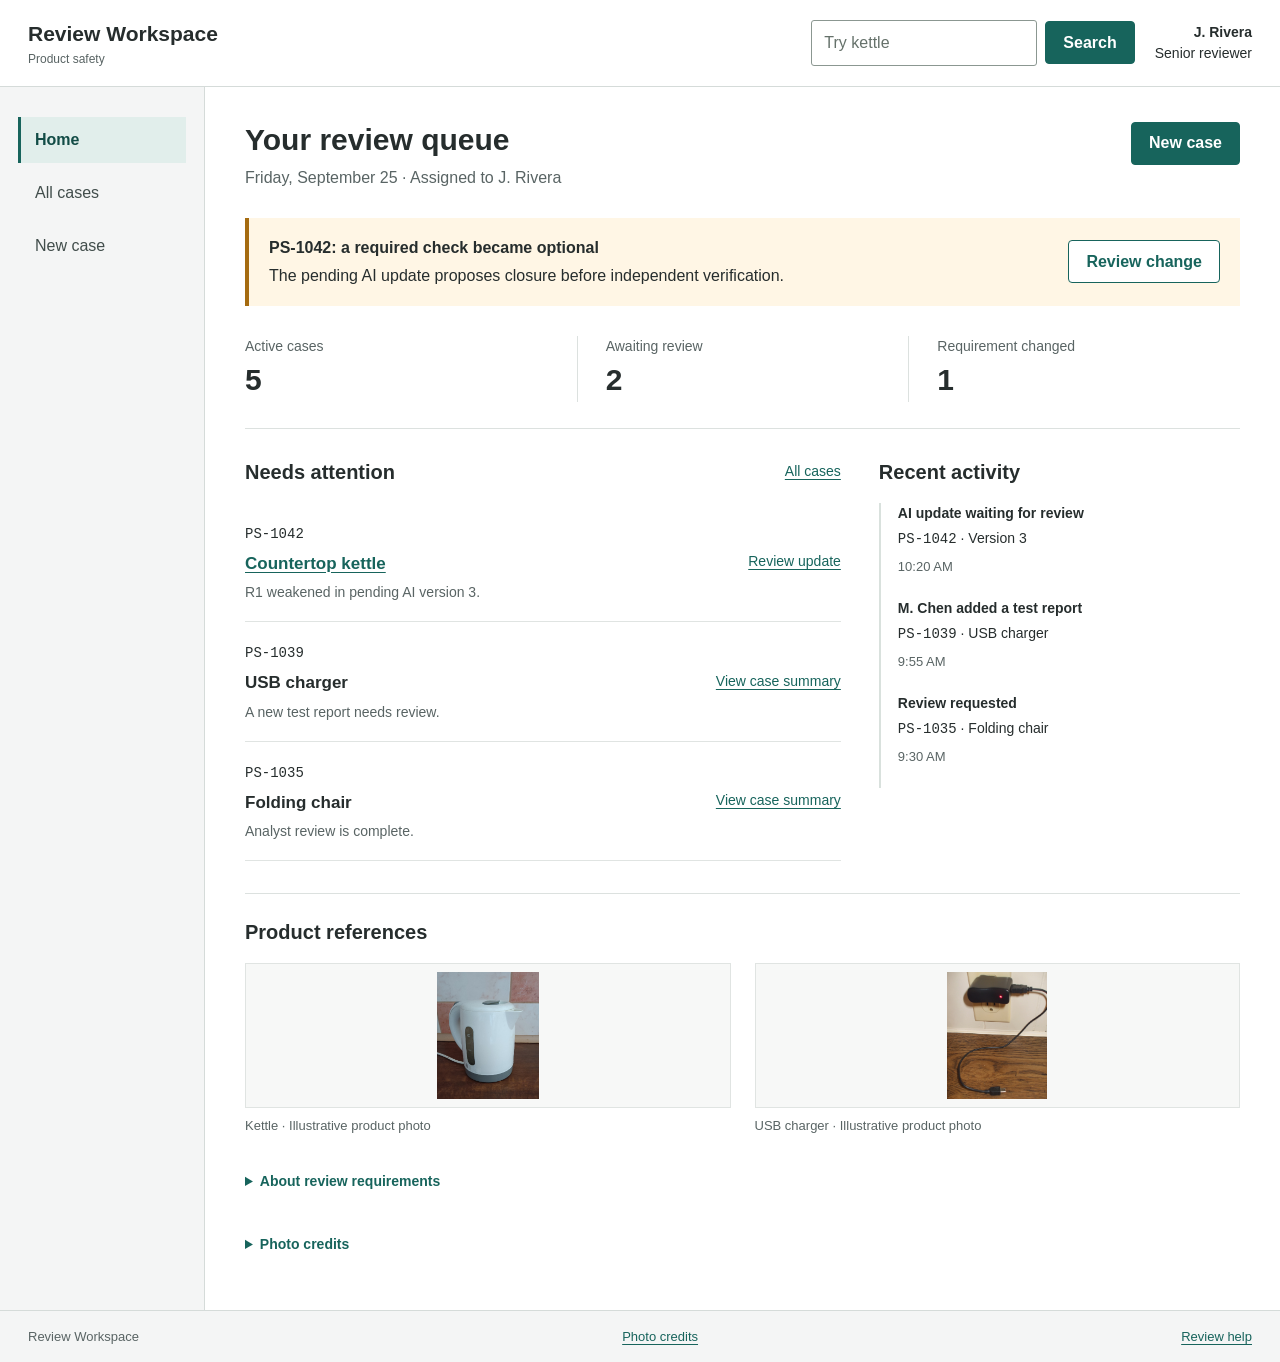
<file: project3/index.html>
<!doctype html>
<html lang="en">
  <head>
    <meta charset="utf-8">
    <meta name="viewport" content="width=device-width, initial-scale=1">
    <title>Home | Review Workspace</title>
    <link rel="stylesheet" href="styles.css">
    <script src="js/vendor/jquery-3.7.1.min.js" defer></script>
    <script src="js/app.js" defer></script>
  </head>
  <body>
    <a class="skip-link" href="#main">Skip to content</a>
    <header class="site-header">
      <a class="brand" href="index.html">
        Review Workspace
        <small>Product safety</small>
      </a>
      <form class="header-search" action="search-results.html" method="get" role="search">
        <label class="sr-only" for="header-search">Search cases</label>
        <input id="header-search" name="q" type="search" placeholder="Try kettle" required>
        <button class="button" type="submit">Search</button>
      </form>
      <div class="account">
        <strong>J. Rivera</strong>
        Senior reviewer
      </div>
    </header>
    <div class="workspace">
      <nav class="sidebar" aria-label="Primary">
        <ul>
          <li><a href="index.html" aria-current="page">Home</a></li>
          <li><a href="list.html">All cases</a></li>
          <li><a href="new-case.html">New case</a></li>
        </ul>
      </nav>
      <main id="main" tabindex="-1">
        <div class="page-heading">
          <div>
            <h1>Your review queue</h1>
            <p class="muted">Friday, September 25 &middot; Assigned to J. Rivera</p>
          </div>
          <a class="button" href="new-case.html">New case</a>
        </div>
        <div class="notice">
          <div>
            <strong>PS-1042: a required check became optional</strong>
            <p>The pending AI update proposes closure before independent verification.</p>
          </div>
          <a class="button secondary" href="review-update.html">Review change</a>
        </div>
        <dl class="metrics">
          <div>
            <dt>Active cases</dt>
            <dd>5</dd>
          </div>
          <div>
            <dt>Awaiting review</dt>
            <dd>2</dd>
          </div>
          <div>
            <dt>Requirement changed</dt>
            <dd>1</dd>
          </div>
        </dl>
        <div class="two-columns">
          <section>
            <div class="section-heading">
              <h2>Needs attention</h2>
              <a class="small" href="list.html">All cases</a>
            </div>
            <ul class="queue">
              <li>
                <div>
                  <span class="case-id small">PS-1042</span>
                  <h3><a href="detail.html">Countertop kettle</a></h3>
                  <p>R1 weakened in pending AI version 3.</p>
                </div>
                <a class="queue-action" href="review-update.html">Review update</a>
              </li>
              <li>
                <div>
                  <span class="case-id small">PS-1039</span>
                  <h3>USB charger</h3>
                  <p>A new test report needs review.</p>
                </div>
                <a class="queue-action" href="list.html#case-1039">View case summary</a>
              </li>
              <li>
                <div>
                  <span class="case-id small">PS-1035</span>
                  <h3>Folding chair</h3>
                  <p>Analyst review is complete.</p>
                </div>
                <a class="queue-action" href="list.html#case-1035">View case summary</a>
              </li>
            </ul>
          </section>
          <section>
            <h2>Recent activity</h2>
            <ol class="activity">
              <li>
                <p><strong>AI update waiting for review</strong></p>
                <p>
                  <span class="case-id">PS-1042</span>
                  &middot; Version 3
                </p>
                <time datetime="2026-09-25T10:20:00">10:20 AM</time>
              </li>
              <li>
                <p><strong>M. Chen added a test report</strong></p>
                <p>
                  <span class="case-id">PS-1039</span>
                  &middot; USB charger
                </p>
                <time datetime="2026-09-25T09:55:00">9:55 AM</time>
              </li>
              <li>
                <p><strong>Review requested</strong></p>
                <p>
                  <span class="case-id">PS-1035</span>
                  &middot; Folding chair
                </p>
                <time datetime="2026-09-25T09:30:00">9:30 AM</time>
              </li>
            </ol>
          </section>
        </div>
        <section class="section">
          <h2>Product references</h2>
          <div class="image-pair">
            <figure>
              <!-- Electric-kettle.jpg, Baruzza, CC BY-SA 4.0. Unmodified.
                 https://commons.wikimedia.org/wiki/File:Electric-kettle.jpg
                 https://creativecommons.org/licenses/by-sa/4.0/ -->
              <img
                src="images/kettle.jpeg"
                alt="A white electric kettle with a water-level window"
                width="797"
                height="993"
              >
              <figcaption>Kettle &middot; Illustrative product photo</figcaption>
            </figure>
            <figure>
              <!-- USB wall charger.JPG, Alcide55, CC BY-SA 3.0. Unmodified.
                 https://commons.wikimedia.org/wiki/File:USB_wall_charger.JPG
                 https://creativecommons.org/licenses/by-sa/3.0/ -->
              <img
                src="images/charger.jpg"
                alt="A black USB wall charger with a power plug"
                width="600"
                height="762"
              >
              <figcaption>USB charger &middot; Illustrative product photo</figcaption>
            </figure>
          </div>
        </section>
        <details class="minor-help" id="help">
          <summary>About review requirements</summary>
          <p>
            A reviewer requirement is a condition that must be met before the case can close. An AI
            suggestion does not remove that condition. Open the update to compare the proposed
            wording with the original.
          </p>
        </details>
        <details class="minor-help" id="photo-credits">
          <summary>Photo credits</summary>
          <p>
            Kettle:
            <a href="https://commons.wikimedia.org/wiki/File:Electric-kettle.jpg">Baruzza</a>
            ,
            <a href="https://creativecommons.org/licenses/by-sa/4.0/">CC BY-SA 4.0</a>
            . USB charger:
            <a href="https://commons.wikimedia.org/wiki/File:USB_wall_charger.JPG">Alcide55</a>
            ,
            <a href="https://creativecommons.org/licenses/by-sa/3.0/">CC BY-SA 3.0</a>
            . Both photos are unmodified and used as illustrations.
          </p>
        </details>
      </main>
    </div>
    <footer class="site-footer">
      <p>Review Workspace</p>
      <a href="index.html#photo-credits">Photo credits</a>
      <a href="index.html#help">Review help</a>
    </footer>
  </body>
</html>
</file>
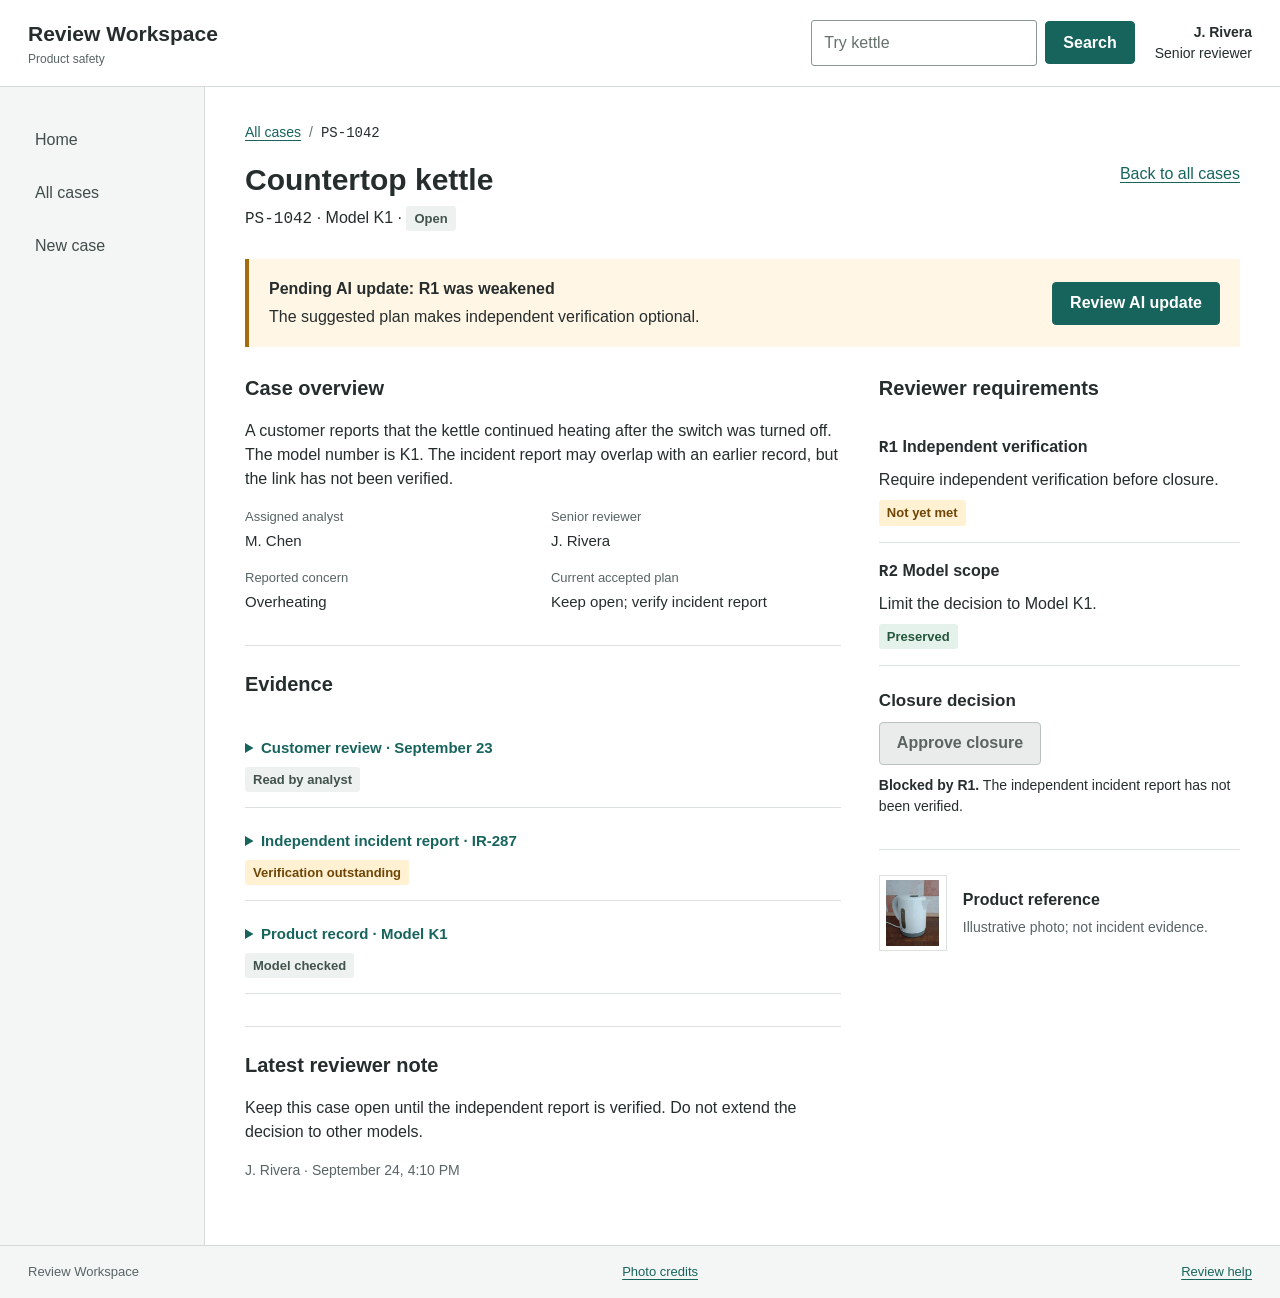
<file: project3/detail.html>
<!doctype html>
<html lang="en">
  <head>
    <meta charset="utf-8">
    <meta name="viewport" content="width=device-width, initial-scale=1">
    <title>PS-1042: Countertop kettle | Review Workspace</title>
    <link rel="stylesheet" href="styles.css">
    <script src="js/vendor/jquery-3.7.1.min.js" defer></script>
    <script src="js/app.js" defer></script>
  </head>
  <body>
    <a class="skip-link" href="#main">Skip to content</a>
    <header class="site-header">
      <a class="brand" href="index.html">
        Review Workspace
        <small>Product safety</small>
      </a>
      <form class="header-search" action="search-results.html" method="get" role="search">
        <label class="sr-only" for="header-search">Search cases</label>
        <input id="header-search" name="q" type="search" placeholder="Try kettle" required>
        <button class="button" type="submit">Search</button>
      </form>
      <div class="account">
        <strong>J. Rivera</strong>
        Senior reviewer
      </div>
    </header>
    <div class="workspace">
      <nav class="sidebar" aria-label="Primary">
        <ul>
          <li><a href="index.html">Home</a></li>
          <li><a href="list.html">All cases</a></li>
          <li><a href="new-case.html">New case</a></li>
        </ul>
      </nav>
      <main id="main" tabindex="-1">
        <nav class="breadcrumbs" aria-label="Breadcrumb">
          <ol>
            <li><a href="list.html">All cases</a></li>
            <li><span class="case-id">PS-1042</span></li>
          </ol>
        </nav>
        <div class="page-heading">
          <div>
            <h1>Countertop kettle</h1>
            <p>
              <span class="case-id">PS-1042</span>
              &middot; Model K1 &middot;
              <span class="badge">Open</span>
            </p>
          </div>
          <a href="list.html">Back to all cases</a>
        </div>
        <section class="example-state state-panel" id="restored" tabindex="-1">
          <h2>Independent verification is required</h2>
          <p>
            R1 is restored in the reviewed plan. The report still needs to be verified, so closure
            remains blocked.
          </p>
        </section>
        <section class="example-state state-panel" id="discarded" tabindex="-1">
          <h2>Pending update discarded</h2>
          <p>
            The accepted plan is unchanged. The case remains open and R1 still requires independent
            verification.
          </p>
        </section>
        <section class="example-state state-panel" id="revision" tabindex="-1">
          <h2>Revision requested</h2>
          <p>The current plan remains in effect. The proposed closure is not approved.</p>
        </section>
        <div class="pending-review notice">
          <div>
            <strong>Pending AI update: R1 was weakened</strong>
            <p>The suggested plan makes independent verification optional.</p>
          </div>
          <a class="button" href="review-update.html">Review AI update</a>
        </div>
        <div class="two-columns">
          <div>
            <section>
              <h2>Case overview</h2>
              <p>
                A customer reports that the kettle continued heating after the switch was turned
                off. The model number is K1. The incident report may overlap with an earlier record,
                but the link has not been verified.
              </p>
              <dl class="case-facts">
                <div>
                  <dt>Assigned analyst</dt>
                  <dd>M. Chen</dd>
                </div>
                <div>
                  <dt>Senior reviewer</dt>
                  <dd>J. Rivera</dd>
                </div>
                <div>
                  <dt>Reported concern</dt>
                  <dd>Overheating</dd>
                </div>
                <div>
                  <dt>Current accepted plan</dt>
                  <dd>Keep open; verify incident report</dd>
                </div>
              </dl>
            </section>
            <section class="section">
              <h2>Evidence</h2>
              <ul class="evidence-list">
                <li>
                  <details>
                    <summary>Customer review &middot; September 23</summary>
                    <p>
                      "The kettle kept heating after I switched it off. I unplugged it. The label
                      says K1." The review does not establish the cause or whether this is the same
                      incident as the earlier record.
                    </p>
                  </details>
                  <span class="badge">Read by analyst</span>
                </li>
                <li>
                  <details>
                    <summary>Independent incident report &middot; IR-287</summary>
                    <p>
                      The report has been located, but its date, product identifier, and
                      relationship to the earlier record have not been independently checked.
                    </p>
                  </details>
                  <span class="badge warning">Verification outstanding</span>
                </li>
                <li>
                  <details>
                    <summary>Product record &middot; Model K1</summary>
                    <p>
                      The record identifies the product model. It does not confirm the reported
                      failure, establish a duplicate incident, or resolve the verification
                      requirement.
                    </p>
                  </details>
                  <span class="badge">Model checked</span>
                </li>
              </ul>
            </section>
            <section class="section">
              <h2>Latest reviewer note</h2>
              <p>
                Keep this case open until the independent report is verified. Do not extend the
                decision to other models.
              </p>
              <p class="muted small">J. Rivera &middot; September 24, 4:10 PM</p>
            </section>
          </div>
          <section>
            <h2>Reviewer requirements</h2>
            <div class="requirement">
              <p>
                <strong>
                  <span class="case-id">R1</span>
                  Independent verification
                </strong>
              </p>
              <p>Require independent verification before closure.</p>
              <span class="badge warning">Not yet met</span>
            </div>
            <div class="requirement">
              <p>
                <strong>
                  <span class="case-id">R2</span>
                  Model scope
                </strong>
              </p>
              <p>Limit the decision to Model K1.</p>
              <span class="badge good">Preserved</span>
            </div>
            <div class="decision-area">
              <h3>Closure decision</h3>
              <button class="button" type="button" disabled aria-describedby="closure-reason">
                Approve closure
              </button>
              <p id="closure-reason">
                <strong>Blocked by R1.</strong>
                The independent incident report has not been verified.
              </p>
            </div>
            <div class="product-strip section">
              <!-- Baruzza, Electric-kettle.jpg, CC BY-SA 4.0; unmodified.
                 https://commons.wikimedia.org/wiki/File:Electric-kettle.jpg
                 https://creativecommons.org/licenses/by-sa/4.0/ -->
              <img
                src="images/kettle.jpeg"
                alt="Illustrative white electric kettle with a water-level window"
                width="797"
                height="993"
              >
              <div>
                <p><strong>Product reference</strong></p>
                <small class="muted">Illustrative photo; not incident evidence.</small>
              </div>
            </div>
          </section>
        </div>
      </main>
    </div>
    <footer class="site-footer">
      <p>Review Workspace</p>
      <a href="index.html#photo-credits">Photo credits</a>
      <a href="index.html#help">Review help</a>
    </footer>
  </body>
</html>
</file>
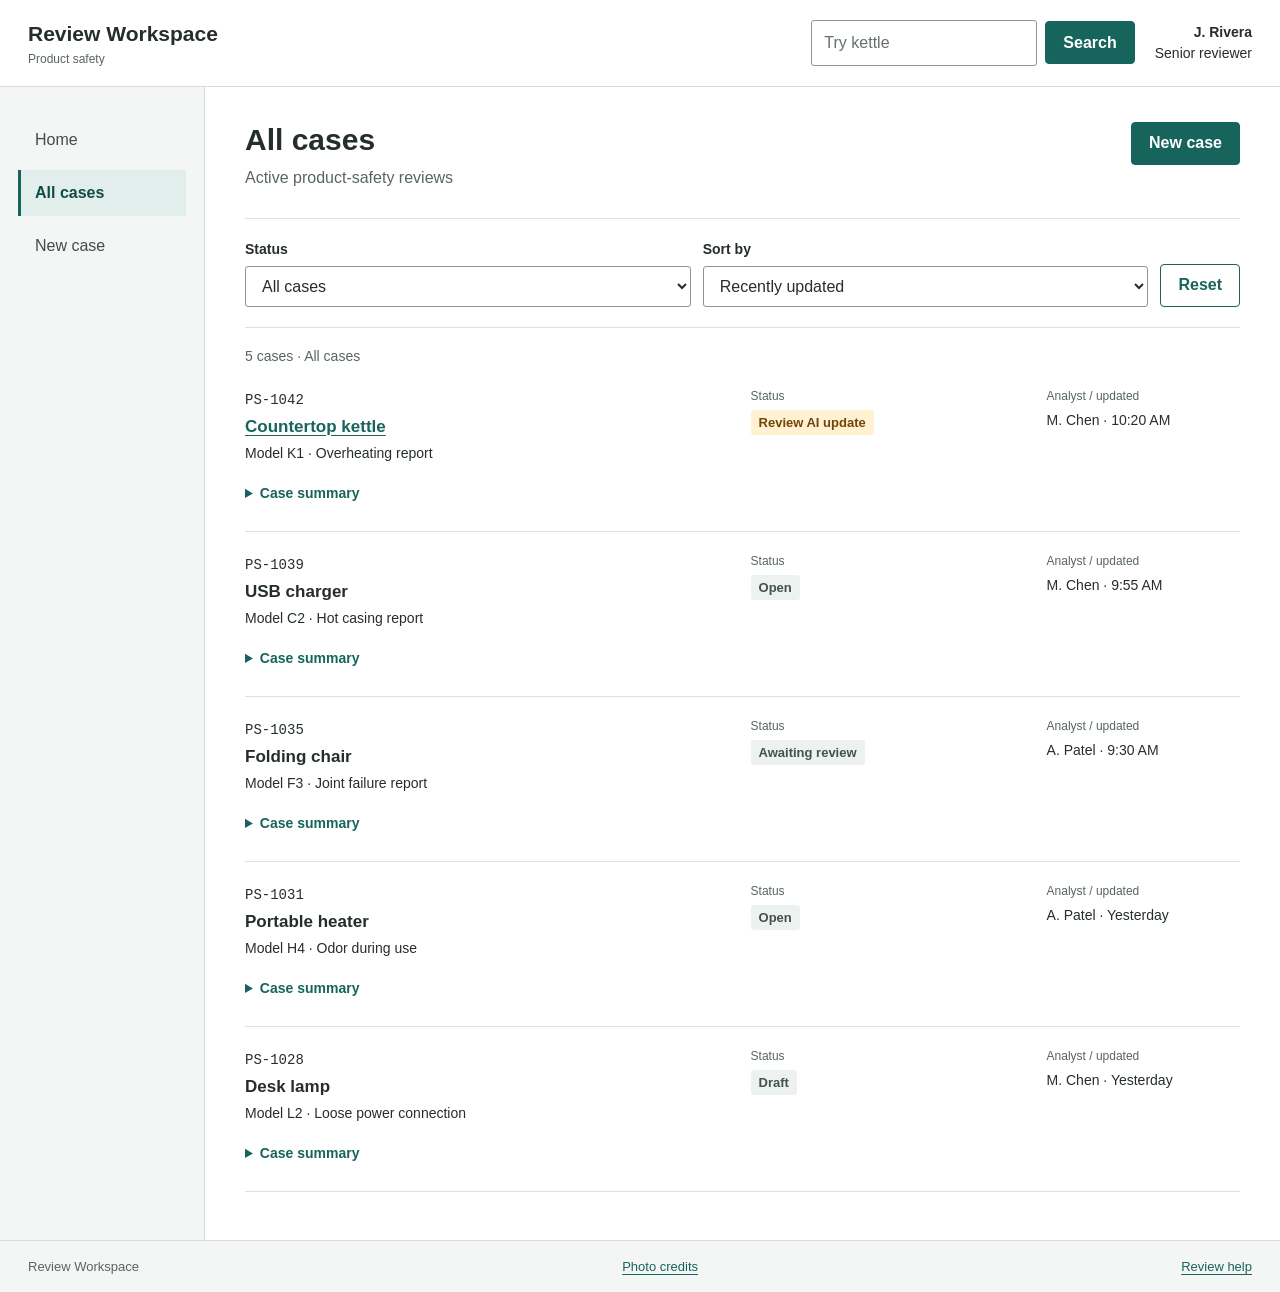
<file: project3/list.html>
<!doctype html>
<html lang="en">
  <head>
    <meta charset="utf-8">
    <meta name="viewport" content="width=device-width, initial-scale=1">
    <title>All cases | Review Workspace</title>
    <link rel="stylesheet" href="styles.css">
    <script src="js/vendor/jquery-3.7.1.min.js" defer></script>
    <script src="js/app.js" defer></script>
  </head>
  <body>
    <a class="skip-link" href="#main">Skip to content</a>
    <header class="site-header">
      <a class="brand" href="index.html">
        Review Workspace
        <small>Product safety</small>
      </a>
      <form class="header-search" action="search-results.html" method="get" role="search">
        <label class="sr-only" for="header-search">Search cases</label>
        <input id="header-search" name="q" type="search" placeholder="Try kettle" required>
        <button class="button" type="submit">Search</button>
      </form>
      <div class="account">
        <strong>J. Rivera</strong>
        Senior reviewer
      </div>
    </header>
    <div class="workspace">
      <nav class="sidebar" aria-label="Primary">
        <ul>
          <li><a href="index.html">Home</a></li>
          <li><a href="list.html" aria-current="page">All cases</a></li>
          <li><a href="new-case.html">New case</a></li>
        </ul>
      </nav>
      <main id="main" tabindex="-1">
        <div class="page-heading">
          <div>
            <h1>All cases</h1>
            <p class="muted">Active product-safety reviews</p>
          </div>
          <a class="button" href="new-case.html">New case</a>
        </div>
        <div class="filters">
          <div class="field">
            <label for="status">Status</label>
            <select id="status" name="status">
              <option value="all">All cases</option>
              <option value="review">Awaiting review</option>
              <option value="open">Open</option>
              <option value="draft">Draft</option>
              <option value="closed">Closed</option>
            </select>
          </div>
          <div class="field">
            <label for="sort">Sort by</label>
            <select id="sort" name="sort">
              <option value="updated">Recently updated</option>
              <option value="oldest">Oldest first</option>
              <option value="product">Product name</option>
            </select>
          </div>
          <a class="button secondary" href="list.html">Reset</a>
        </div>
        <p class="result-count" id="results">5 active cases &middot; Recently updated</p>
        <div id="filter-notices" aria-live="polite" aria-atomic="true"></div>
        <ul class="case-list">
          <li id="case-1042" data-status="review" data-order="1">
            <article>
              <div class="case-row">
                <div>
                  <span class="case-id small">PS-1042</span>
                  <h2><a href="detail.html">Countertop kettle</a></h2>
                  <p>Model K1 &middot; Overheating report</p>
                </div>
                <div>
                  <span class="row-label">Status</span>
                  <span class="badge warning">Review AI update</span>
                </div>
                <div>
                  <span class="row-label">Analyst / updated</span>
                  <p>M. Chen &middot; 10:20 AM</p>
                </div>
              </div>
              <details class="case-preview">
                <summary>Case summary</summary>
                <p>
                  The independent incident report has not been verified. A pending AI plan proposes
                  closing the case as a duplicate.
                  <a href="review-update.html">Compare the changed requirement.</a>
                </p>
              </details>
            </article>
          </li>
          <li id="case-1039" data-status="open" data-order="2">
            <article>
              <div class="case-row">
                <div>
                  <span class="case-id small">PS-1039</span>
                  <h2>USB charger</h2>
                  <p>Model C2 &middot; Hot casing report</p>
                </div>
                <div>
                  <span class="row-label">Status</span>
                  <span class="badge">Open</span>
                </div>
                <div>
                  <span class="row-label">Analyst / updated</span>
                  <p>M. Chen &middot; 9:55 AM</p>
                </div>
              </div>
              <details class="case-preview">
                <summary>Case summary</summary>
                <p>
                  A laboratory temperature report was added this morning. The analyst still needs to
                  compare the reported use conditions with the product instructions. No closure
                  decision has been made.
                </p>
              </details>
            </article>
          </li>
          <li id="case-1035" data-status="review" data-order="3">
            <article>
              <div class="case-row">
                <div>
                  <span class="case-id small">PS-1035</span>
                  <h2>Folding chair</h2>
                  <p>Model F3 &middot; Joint failure report</p>
                </div>
                <div>
                  <span class="row-label">Status</span>
                  <span class="badge">Awaiting review</span>
                </div>
                <div>
                  <span class="row-label">Analyst / updated</span>
                  <p>A. Patel &middot; 9:30 AM</p>
                </div>
              </div>
              <details class="case-preview">
                <summary>Case summary</summary>
                <p>
                  The analyst has checked the incident date and model number. A senior reviewer must
                  assess the supporting records before accepting the proposed disposition.
                </p>
              </details>
            </article>
          </li>
          <li id="case-1031" data-status="open" data-order="4">
            <article>
              <div class="case-row">
                <div>
                  <span class="case-id small">PS-1031</span>
                  <h2>Portable heater</h2>
                  <p>Model H4 &middot; Odor during use</p>
                </div>
                <div>
                  <span class="row-label">Status</span>
                  <span class="badge">Open</span>
                </div>
                <div>
                  <span class="row-label">Analyst / updated</span>
                  <p>A. Patel &middot; Yesterday</p>
                </div>
              </div>
              <details class="case-preview">
                <summary>Case summary</summary>
                <p>
                  The review mentions an odor but does not identify visible damage or an injury. The
                  analyst has requested the operating conditions and a photo of the model label.
                </p>
              </details>
            </article>
          </li>
          <li id="case-1028" data-status="draft" data-order="5">
            <article>
              <div class="case-row">
                <div>
                  <span class="case-id small">PS-1028</span>
                  <h2>Desk lamp</h2>
                  <p>Model L2 &middot; Loose power connection</p>
                </div>
                <div>
                  <span class="row-label">Status</span>
                  <span class="badge">Draft</span>
                </div>
                <div>
                  <span class="row-label">Analyst / updated</span>
                  <p>M. Chen &middot; Yesterday</p>
                </div>
              </div>
              <details class="case-preview">
                <summary>Case summary</summary>
                <p>
                  The intake record is incomplete. The source report and product model need to be
                  checked before this case is assigned for review.
                </p>
              </details>
            </article>
          </li>
        </ul>
      </main>
    </div>
    <footer class="site-footer">
      <p>Review Workspace</p>
      <a href="index.html#photo-credits">Photo credits</a>
      <a href="index.html#help">Review help</a>
    </footer>
  </body>
</html>
</file>
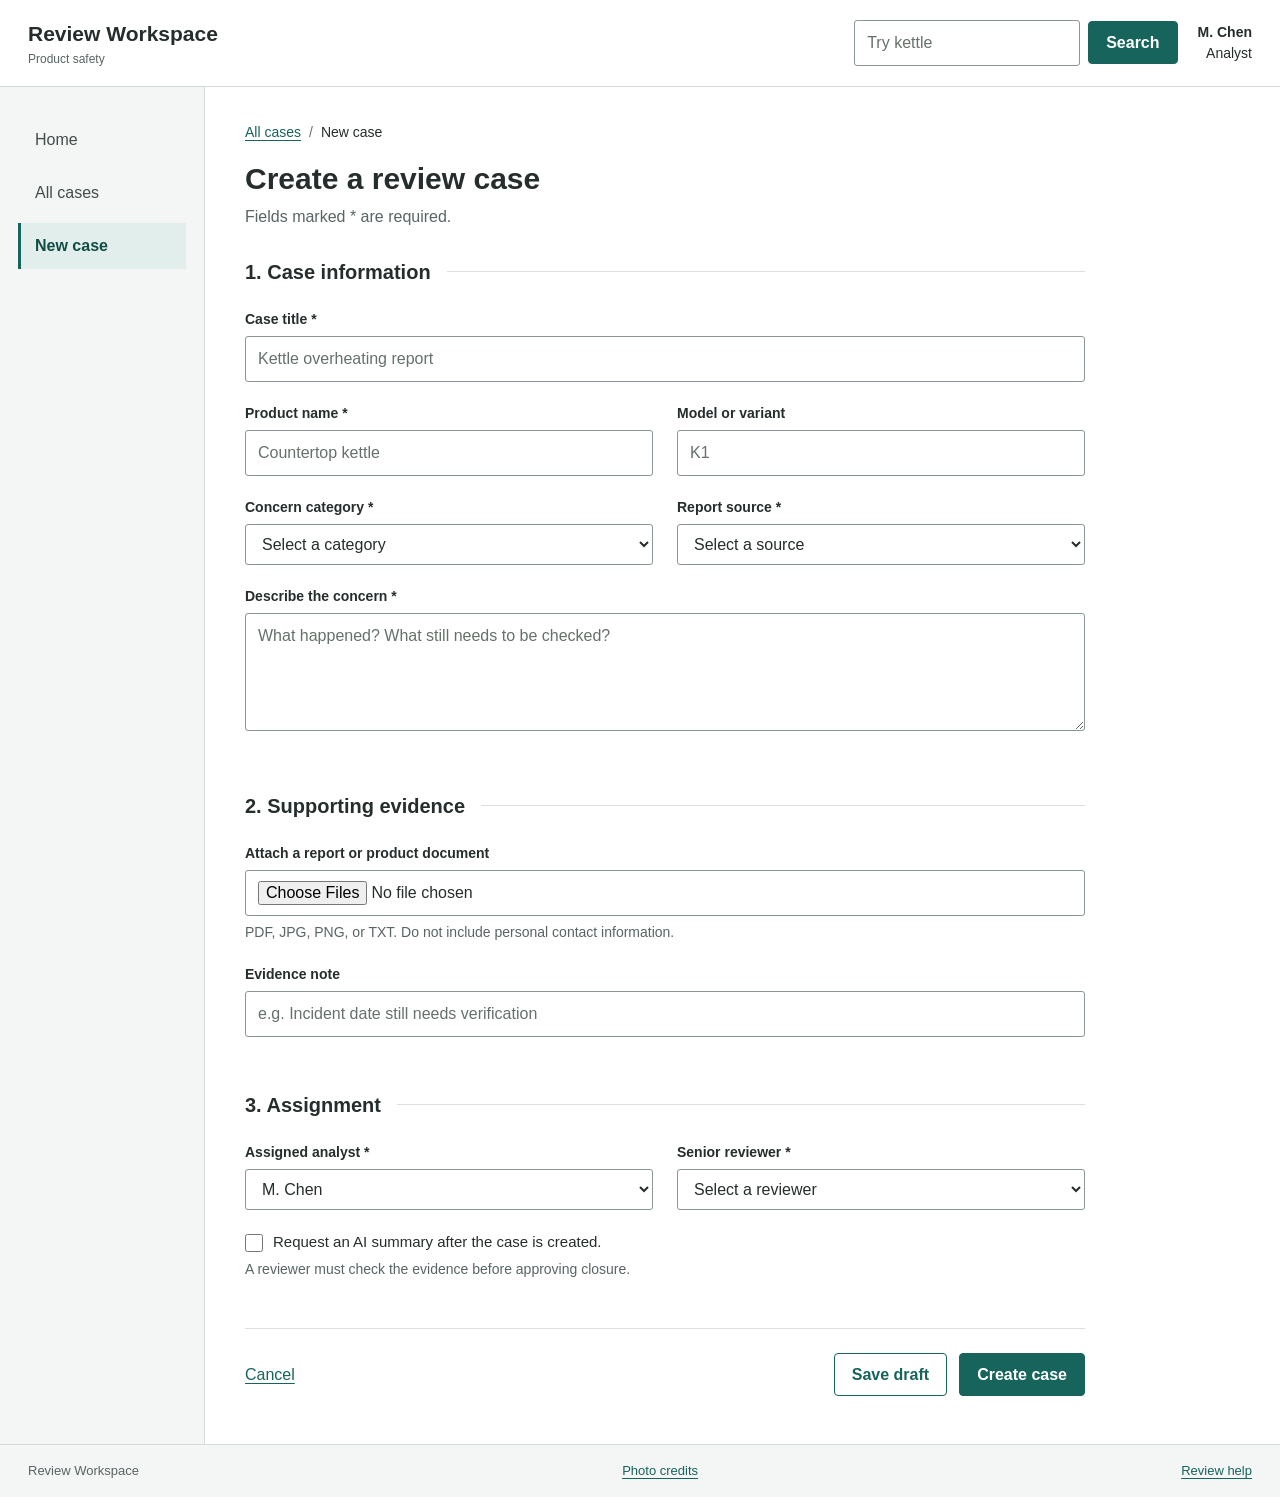
<file: project3/new-case.html>
<!doctype html>
<html lang="en">
  <head>
    <meta charset="utf-8">
    <meta name="viewport" content="width=device-width, initial-scale=1">
    <title>New case | Review Workspace</title>
    <link rel="stylesheet" href="styles.css">
    <script src="js/vendor/jquery-3.7.1.min.js" defer></script>
    <script src="js/app.js" defer></script>
  </head>
  <body>
    <a class="skip-link" href="#main">Skip to content</a>
    <header class="site-header">
      <a class="brand" href="index.html">
        Review Workspace
        <small>Product safety</small>
      </a>
      <form class="header-search" action="search-results.html" method="get" role="search">
        <label class="sr-only" for="header-search">Search cases</label>
        <input id="header-search" name="q" type="search" placeholder="Try kettle" required>
        <button class="button" type="submit">Search</button>
      </form>
      <div class="account">
        <strong>M. Chen</strong>
        Analyst
      </div>
    </header>
    <div class="workspace">
      <nav class="sidebar" aria-label="Primary">
        <ul>
          <li><a href="index.html">Home</a></li>
          <li><a href="list.html">All cases</a></li>
          <li><a href="new-case.html" aria-current="page">New case</a></li>
        </ul>
      </nav>
      <main id="main" tabindex="-1">
        <nav class="breadcrumbs" aria-label="Breadcrumb">
          <ol>
            <li><a href="list.html">All cases</a></li>
            <li>New case</li>
          </ol>
        </nav>
        <div class="page-heading">
          <div>
            <h1>Create a review case</h1>
            <p class="muted">Fields marked * are required.</p>
          </div>
        </div>
        <section class="example-state state-panel" id="case-ready" tabindex="-1">
          <h2>Case creation preview</h2>
          <p>
            The next step would create a draft for the assigned reviewer. No case has been saved.
          </p>
          <a href="new-case.html">Return to the form</a>
        </section>
        <section class="example-state state-panel" id="draft-preview" tabindex="-1">
          <h2>Draft preview</h2>
          <p>
            A saved draft would remain outside the review queue until it is ready to submit. This
            example does not save the form.
          </p>
          <a href="new-case.html">Return to the form</a>
        </section>
        <form class="case-form" action="new-case.html#case-ready" method="get">
          <fieldset>
            <legend>1. Case information</legend>
            <div class="field">
              <label for="case-title">Case title *</label>
              <input
                id="case-title"
                name="title"
                type="text"
                required
                maxlength="100"
                placeholder="Kettle overheating report"
              >
            </div>
            <div class="form-grid">
              <div class="field">
                <label for="product">Product name *</label>
                <input
                  id="product"
                  name="product"
                  type="text"
                  required
                  placeholder="Countertop kettle"
                >
              </div>
              <div class="field">
                <label for="model">Model or variant</label>
                <input id="model" name="model" type="text" placeholder="K1">
              </div>
              <div class="field">
                <label for="concern">Concern category *</label>
                <select id="concern" name="concern" required>
                  <option value="">Select a category</option>
                  <option>Overheating</option>
                  <option>Electrical issue</option>
                  <option>Structural failure</option>
                  <option>Other</option>
                </select>
              </div>
              <div class="field">
                <label for="source">Report source *</label>
                <select id="source" name="source" required>
                  <option value="">Select a source</option>
                  <option>Customer review</option>
                  <option>Incident report</option>
                  <option>Laboratory report</option>
                  <option>Other</option>
                </select>
              </div>
            </div>
            <div class="field">
              <label for="description">Describe the concern *</label>
              <textarea
                id="description"
                name="description"
                required
                maxlength="2000"
                placeholder="What happened? What still needs to be checked?"
              ></textarea>
            </div>
          </fieldset>
          <fieldset>
            <legend>2. Supporting evidence</legend>
            <div class="field">
              <label for="evidence">Attach a report or product document</label>
              <input
                id="evidence"
                type="file"
                accept=".pdf,.jpg,.jpeg,.png,.txt"
                multiple
                aria-describedby="file-guidance"
              >
              <small id="file-guidance">
                PDF, JPG, PNG, or TXT. Do not include personal contact information.
              </small>
            </div>
            <div class="field">
              <label for="evidence-note">Evidence note</label>
              <input
                id="evidence-note"
                name="evidence-note"
                type="text"
                placeholder="e.g. Incident date still needs verification"
              >
            </div>
          </fieldset>
          <fieldset>
            <legend>3. Assignment</legend>
            <div class="form-grid">
              <div class="field">
                <label for="analyst">Assigned analyst *</label>
                <select id="analyst" name="analyst" required>
                  <option value="">Select an analyst</option>
                  <option selected>M. Chen</option>
                  <option>A. Patel</option>
                </select>
              </div>
              <div class="field">
                <label for="reviewer">Senior reviewer *</label>
                <select id="reviewer" name="reviewer" required>
                  <option value="">Select a reviewer</option>
                  <option>J. Rivera</option>
                  <option>S. Lee</option>
                </select>
              </div>
            </div>
            <div class="check-field">
              <input id="ai-summary" name="ai-summary" type="checkbox" value="requested">
              <label for="ai-summary">Request an AI summary after the case is created.</label>
            </div>
            <p class="muted small">A reviewer must check the evidence before approving closure.</p>
          </fieldset>
          <div class="form-actions">
            <a href="list.html">Cancel</a>
            <div class="actions">
              <a class="button secondary" href="#draft-preview">Save draft</a>
              <button class="button" type="submit">Create case</button>
            </div>
          </div>
        </form>
      </main>
    </div>
    <footer class="site-footer">
      <p>Review Workspace</p>
      <a href="index.html#photo-credits">Photo credits</a>
      <a href="index.html#help">Review help</a>
    </footer>
  </body>
</html>
</file>
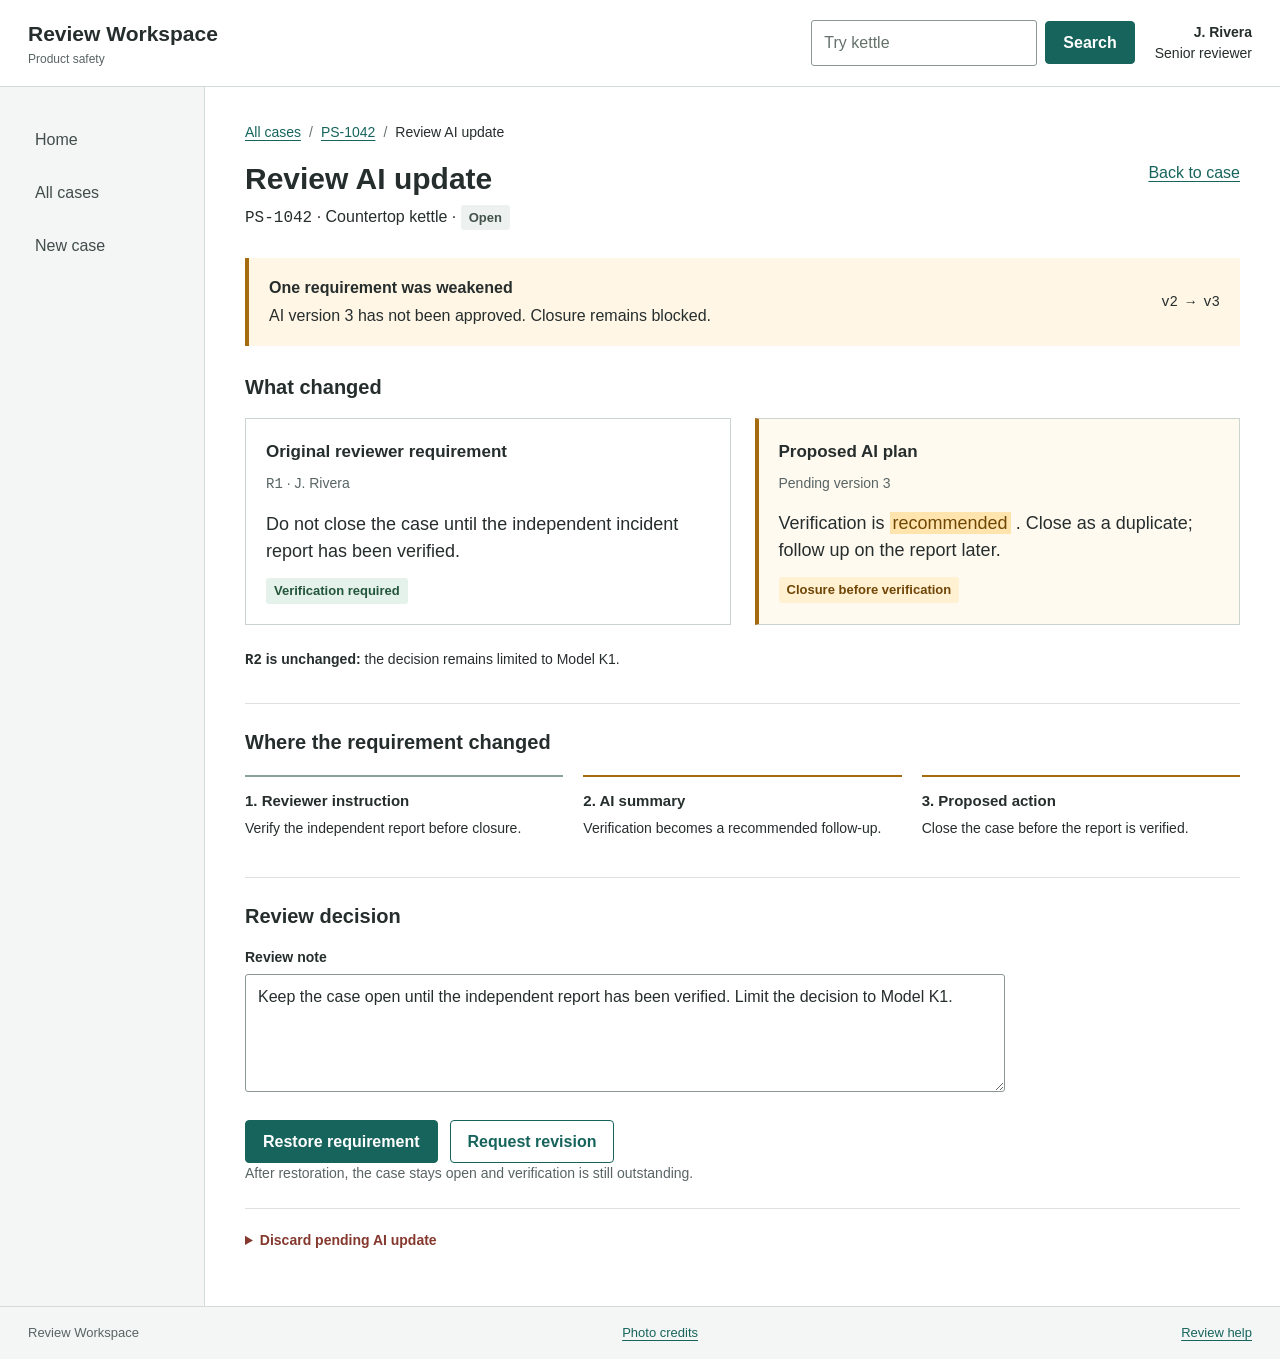
<file: project3/review-update.html>
<!doctype html>
<html lang="en">
  <head>
    <meta charset="utf-8">
    <meta name="viewport" content="width=device-width, initial-scale=1">
    <title>Review AI update: PS-1042 | Review Workspace</title>
    <link rel="stylesheet" href="styles.css">
    <script src="js/vendor/jquery-3.7.1.min.js" defer></script>
    <script src="js/app.js" defer></script>
  </head>
  <body>
    <a class="skip-link" href="#main">Skip to content</a>
    <header class="site-header">
      <a class="brand" href="index.html">
        Review Workspace
        <small>Product safety</small>
      </a>
      <form class="header-search" action="search-results.html" method="get" role="search">
        <label class="sr-only" for="header-search">Search cases</label>
        <input id="header-search" name="q" type="search" placeholder="Try kettle" required>
        <button class="button" type="submit">Search</button>
      </form>
      <div class="account">
        <strong>J. Rivera</strong>
        Senior reviewer
      </div>
    </header>
    <div class="workspace">
      <nav class="sidebar" aria-label="Primary">
        <ul>
          <li><a href="index.html">Home</a></li>
          <li><a href="list.html">All cases</a></li>
          <li><a href="new-case.html">New case</a></li>
        </ul>
      </nav>
      <main id="main" tabindex="-1">
        <nav class="breadcrumbs" aria-label="Breadcrumb">
          <ol>
            <li><a href="list.html">All cases</a></li>
            <li><a href="detail.html">PS-1042</a></li>
            <li>Review AI update</li>
          </ol>
        </nav>
        <div class="page-heading">
          <div>
            <h1>Review AI update</h1>
            <p>
              <span class="case-id">PS-1042</span>
              &middot; Countertop kettle &middot;
              <span class="badge">Open</span>
            </p>
          </div>
          <a href="detail.html">Back to case</a>
        </div>
        <section class="example-state state-panel" id="restored" tabindex="-1">
          <h2>R1 restored: verification is required</h2>
          <p>
            The reviewed plan keeps the case open until the independent incident report has been
            verified. Restoring this condition does not mark the report as verified.
          </p>
          <div class="actions">
            <a class="button" href="detail.html#restored">Return to case</a>
            <a href="review-update.html">Back to comparison</a>
          </div>
        </section>
        <section class="example-state state-panel" id="discarded" tabindex="-1">
          <h2>Pending AI update discarded</h2>
          <p>
            The accepted plan and evidence are unchanged. R1 still blocks closure until independent
            verification is complete.
          </p>
          <div class="actions">
            <a class="button" href="detail.html#discarded">Return to case</a>
            <a href="review-update.html">Back to comparison</a>
          </div>
        </section>
        <section class="example-state state-panel" id="revision" tabindex="-1">
          <h2>Revision requested</h2>
          <p>
            The revised plan must retain independent verification before closure and stay within
            Model K1. The current accepted plan remains in effect.
          </p>
          <div class="actions">
            <a class="button" href="detail.html#revision">Return to case</a>
            <a href="review-update.html">Back to comparison</a>
          </div>
        </section>
        <div class="pending-review" id="review-workflow">
          <div class="notice update-warning">
            <div>
              <strong>One requirement was weakened</strong>
              <p>AI version 3 has not been approved. Closure remains blocked.</p>
            </div>
            <span class="version small">v2 &rarr; v3</span>
          </div>
          <section>
            <h2>What changed</h2>
            <div class="comparison">
              <div>
                <h3>Original reviewer requirement</h3>
                <p class="muted small">
                  <span class="case-id">R1</span>
                  &middot; J. Rivera
                </p>
                <blockquote>
                  Do not close the case until the independent incident report has been verified.
                </blockquote>
                <span class="badge good">Verification required</span>
              </div>
              <div class="changed">
                <h3>Proposed AI plan</h3>
                <p class="muted small pending-version">Pending version 3</p>
                <blockquote class="proposed-wording">
                  Verification is
                  <mark>recommended</mark>
                  . Close as a duplicate; follow up on the report later.
                </blockquote>
                <span class="badge warning proposed-status">Closure before verification</span>
              </div>
            </div>
            <p class="small">
              <strong>
                <span class="case-id">R2</span>
                is unchanged:
              </strong>
              the decision remains limited to Model K1.
            </p>
          </section>
          <section class="section">
            <h2>Where the requirement changed</h2>
            <ol class="handoffs">
              <li>
                <strong>1. Reviewer instruction</strong>
                <p>Verify the independent report before closure.</p>
              </li>
              <li class="changed">
                <strong>2. AI summary</strong>
                <p>Verification becomes a recommended follow-up.</p>
              </li>
              <li class="changed">
                <strong>3. Proposed action</strong>
                <p>Close the case before the report is verified.</p>
              </li>
            </ol>
          </section>
          <section class="section">
            <h2>Review decision</h2>
            <div class="control-form">
              <div class="field">
                <label for="review-note">Review note</label>
                <textarea id="review-note" name="note" rows="3">
Keep the case open until the independent report has been verified. Limit the decision to Model K1.</textarea
                >
              </div>
              <div class="actions">
                <button class="button restore-requirement" type="button">
                  Restore requirement
                </button>
                <a class="button secondary" href="#revision">Request revision</a>
              </div>
              <p class="muted small">
                After restoration, the case stays open and verification is still outstanding.
              </p>
              <div class="review-feedback" aria-live="polite" aria-atomic="true"></div>
            </div>
            <details class="discard-area">
              <summary>Discard pending AI update</summary>
              <p>
                Discard version 3? The accepted plan, evidence, and reviewer requirements will
                remain unchanged.
              </p>
              <div class="actions">
                <a class="button danger" href="#discarded">Discard update</a>
                <a href="review-update.html">Keep reviewing</a>
              </div>
            </details>
          </section>
        </div>
      </main>
    </div>
    <footer class="site-footer">
      <p>Review Workspace</p>
      <a href="index.html#photo-credits">Photo credits</a>
      <a href="index.html#help">Review help</a>
    </footer>
  </body>
</html>
</file>
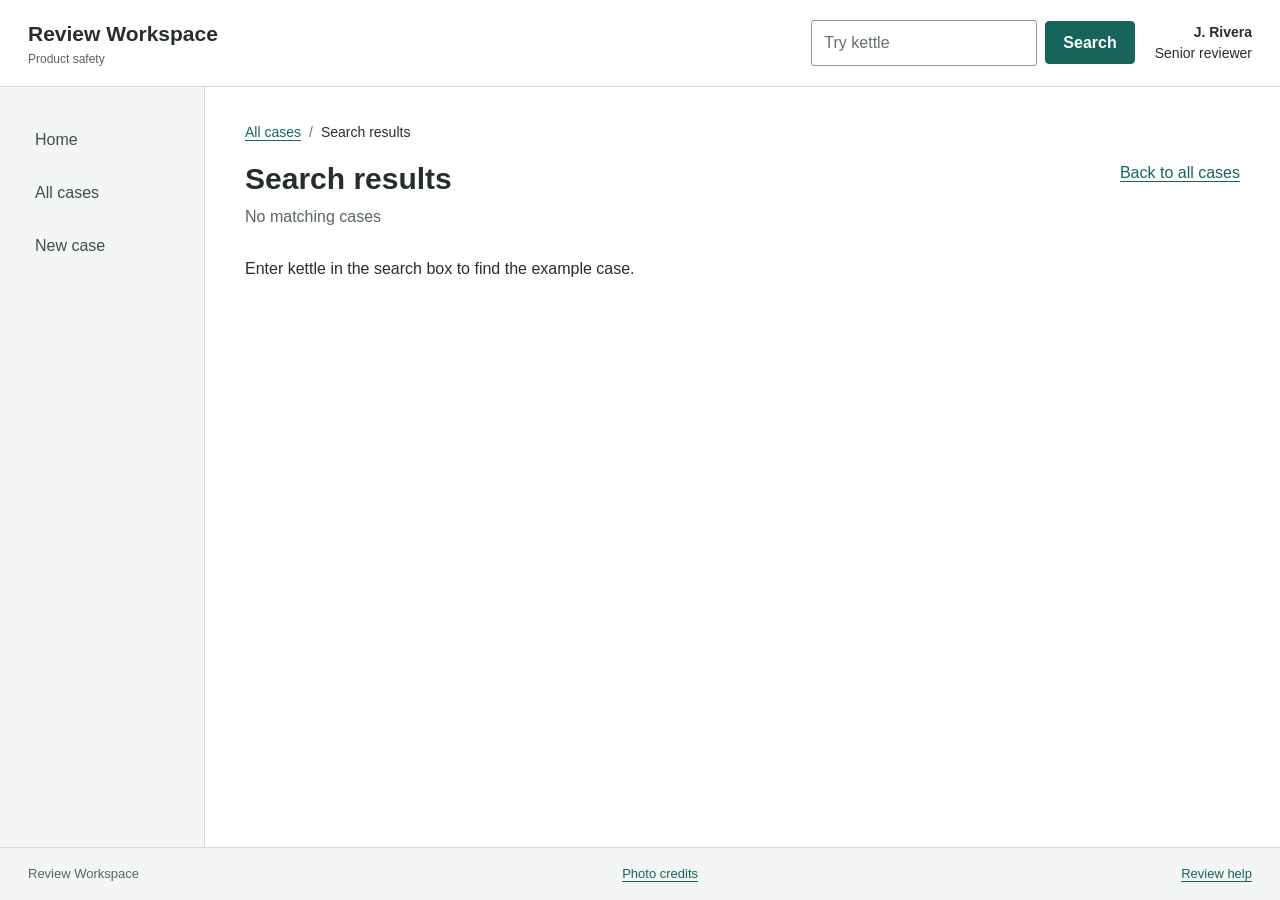
<file: project3/search-results.html>
<!doctype html>
<html lang="en">
  <head>
    <meta charset="utf-8">
    <meta name="viewport" content="width=device-width, initial-scale=1">
    <title>Search results | Review Workspace</title>
    <link rel="stylesheet" href="styles.css">
    <script src="js/vendor/jquery-3.7.1.min.js" defer></script>
    <script src="js/app.js" defer></script>
  </head>
  <body>
    <a class="skip-link" href="#main">Skip to content</a>
    <header class="site-header">
      <a class="brand" href="index.html">
        Review Workspace
        <small>Product safety</small>
      </a>
      <form class="header-search" action="search-results.html" method="get" role="search">
        <label class="sr-only" for="header-search">Search cases</label>
        <input id="header-search" name="q" type="search" placeholder="Try kettle" required>
        <button class="button" type="submit">Search</button>
      </form>
      <div class="account">
        <strong>J. Rivera</strong>
        Senior reviewer
      </div>
    </header>
    <div class="workspace">
      <nav class="sidebar" aria-label="Primary">
        <ul>
          <li><a href="index.html">Home</a></li>
          <li><a href="list.html">All cases</a></li>
          <li><a href="new-case.html">New case</a></li>
        </ul>
      </nav>
      <main id="main" tabindex="-1">
        <nav class="breadcrumbs" aria-label="Breadcrumb">
          <ol>
            <li><a href="list.html">All cases</a></li>
            <li>Search results</li>
          </ol>
        </nav>
        <div class="page-heading">
          <div>
            <h1 id="search-heading">Search results</h1>
            <p id="search-count" class="muted" aria-live="polite"></p>
          </div>
          <a href="list.html">Back to all cases</a>
        </div>
        <section id="search-results" aria-label="Matching cases"></section>
        <noscript><p>Turn on JavaScript to view the simulated search results.</p></noscript>
      </main>
    </div>
    <footer class="site-footer">
      <p>Review Workspace</p>
      <a href="index.html#photo-credits">Photo credits</a>
      <a href="index.html#help">Review help</a>
    </footer>
  </body>
</html>
</file>
<file: project3/styles.css>
* {
  box-sizing: border-box;
}
[hidden] {
  display: none !important;
}
.sr-only {
  position: absolute;
  width: 1px;
  height: 1px;
  padding: 0;
  margin: -1px;
  overflow: hidden;
  clip-path: inset(50%);
  white-space: nowrap;
  border: 0;
}
html {
  color: #262d2d;
  background: #f4f5f5;
  font-family: Arial, Helvetica, sans-serif;
  line-height: 1.5;
}
body {
  margin: 0;
  font-size: 16px;
}
a {
  color: #17645c;
  text-underline-offset: 3px;
}
a:hover {
  color: #0e443e;
}
button,
input,
textarea,
select {
  font: inherit;
}
button,
.button,
summary {
  cursor: pointer;
}
img {
  display: block;
  max-width: 100%;
  height: auto;
}
h1,
h2,
h3,
p {
  margin-top: 0;
}
h1 {
  margin-bottom: 8px;
  font-size: 30px;
  line-height: 1.2;
}
h2 {
  margin-bottom: 18px;
  font-size: 20px;
  line-height: 1.3;
}
h3 {
  margin-bottom: 8px;
  font-size: 17px;
}
p {
  margin-bottom: 16px;
}
small,
.small {
  font-size: 14px;
}
code,
.case-id,
.version {
  font-family: Consolas, "Courier New", monospace;
}
code {
  font-size: 0.95em;
}
:focus-visible {
  outline: 3px solid #17645c;
  outline-offset: 4px;
}
[id] {
  scroll-margin-top: 20px;
}
.muted {
  color: #596464;
}
.skip-link {
  position: absolute;
  top: -80px;
  left: 12px;
  z-index: 10;
  padding: 12px;
  background: white;
}
.skip-link:focus {
  top: 8px;
}

/* Page layout */
.site-header {
  display: flex;
  flex-wrap: wrap;
  align-items: center;
  justify-content: space-between;
  gap: 20px;
  min-height: 78px;
  padding: 18px 28px;
  border-bottom: 1px solid #d5dbd9;
  background: #fff;
}
.brand {
  color: #262d2d;
  font-size: 21px;
  font-weight: bold;
  text-decoration: none;
}
.brand small {
  display: block;
  color: #596464;
  font-size: 12px;
  font-weight: normal;
}
.account {
  text-align: right;
  font-size: 14px;
}
.account strong {
  display: block;
}
.header-search {
  display: flex;
  align-items: center;
  gap: 8px;
  margin-left: auto;
  min-width: 0;
}
.header-search input {
  width: 230px;
  min-width: 0;
  margin: 0;
}
.header-search .button {
  flex-shrink: 0;
}
.search-result {
  padding: 24px 0;
  border-top: 1px solid #d5dbd9;
}
.review-feedback p {
  padding: 12px 16px;
  border-left: 3px solid #17645c;
  background: #eef6f2;
}
.handoffs .restored-entry {
  border-color: #17645c;
  background: #eef6f2;
}
.workspace {
  display: grid;
  grid-template-columns: 205px minmax(0, 1fr);
  min-height: calc(100vh - 140px);
}
.sidebar {
  padding: 30px 18px;
  border-right: 1px solid #d5dbd9;
}
.sidebar ul {
  display: flex;
  flex-direction: column;
  gap: 7px;
  margin: 0;
  padding: 0;
  list-style: none;
}
.sidebar a {
  display: block;
  padding: 11px 14px;
  border-left: 3px solid transparent;
  color: #414d4b;
  text-decoration: none;
}
.sidebar a:hover {
  background: #e9eeec;
}
.sidebar a[aria-current="page"] {
  border-left-color: #17645c;
  background: #e1eeeb;
  color: #124c46;
  font-weight: bold;
}
main {
  width: 100%;
  max-width: 1400px;
  padding: 35px 40px 48px;
  background: #fff;
  min-width: 0;
}
.site-footer {
  display: flex;
  align-items: center;
  justify-content: space-between;
  gap: 20px;
  padding: 16px 28px;
  border-top: 1px solid #d5dbd9;
  color: #596464;
  font-size: 13px;
  background: #f4f5f5;
}
.site-footer p {
  margin: 0;
}
.page-heading,
.section-heading {
  display: flex;
  justify-content: space-between;
  align-items: flex-start;
  gap: 20px;
}
.page-heading {
  margin-bottom: 28px;
}
.page-heading p {
  margin: 0;
}
.section-heading {
  align-items: center;
}
.section-heading h2 {
  margin: 0;
}
.section-heading {
  margin-bottom: 18px;
}
.breadcrumbs {
  margin: 0 0 18px;
  font-size: 14px;
}
.breadcrumbs ol {
  display: flex;
  flex-wrap: wrap;
  gap: 8px;
  padding: 0;
  margin: 0;
  list-style: none;
}
.breadcrumbs li + li::before {
  content: "/";
  margin-right: 8px;
  color: #68736f;
}
.button {
  display: inline-flex;
  align-items: center;
  justify-content: center;
  min-height: 43px;
  padding: 9px 17px;
  border: 1px solid #17645c;
  border-radius: 4px;
  background: #17645c;
  color: #fff;
  font-weight: bold;
  text-decoration: none;
  text-align: center;
  line-height: 1.35;
}
.button:hover {
  background: #124c46;
  color: #fff;
}
.button.secondary {
  background: #fff;
  color: #17645c;
}
.button.secondary:hover {
  background: #eef5f3;
}
.button.danger {
  color: #85382d;
  border-color: #85382d;
  background: #fff;
}
button:disabled {
  cursor: not-allowed;
  color: #5c6461;
  background: #e9eceb;
  border-color: #bbc3bf;
}
.actions {
  display: flex;
  flex-wrap: wrap;
  gap: 12px;
  align-items: center;
}
.badge {
  display: inline-block;
  padding: 3px 8px;
  border-radius: 3px;
  background: #edf1ef;
  color: #42534b;
  font-size: 13px;
  font-weight: bold;
}
.badge.warning {
  background: #fff1d2;
  color: #704607;
}
.badge.good {
  background: #e5f1eb;
  color: #23563a;
}
.notice {
  display: flex;
  justify-content: space-between;
  align-items: center;
  gap: 20px;
  margin-bottom: 28px;
  padding: 18px 20px;
  border-left: 4px solid #a56b10;
  background: #fff6e5;
}
.notice p {
  margin: 4px 0 0;
}
.notice.success {
  border-color: #17645c;
  background: #eef6f2;
}
.notice .button {
  flex-shrink: 0;
}
.section {
  margin-top: 32px;
  padding-top: 25px;
  border-top: 1px solid #dce1df;
}
.metrics {
  display: grid;
  grid-template-columns: repeat(3, minmax(0, 1fr));
  margin: 30px 0;
  padding-bottom: 26px;
  border-bottom: 1px solid #dce1df;
}
.metrics div {
  padding-left: 28px;
  border-left: 1px solid #dce1df;
}
.metrics div:first-child {
  padding-left: 0;
  border-left: 0;
}
.metrics dt {
  color: #596464;
  font-size: 14px;
}
.metrics dd {
  margin: 0;
  font-size: 30px;
  font-weight: bold;
}
.two-columns {
  display: grid;
  grid-template-columns: minmax(0, 1.65fr) minmax(220px, 1fr);
  gap: 38px;
}
.queue,
.activity,
.case-list,
.evidence-list {
  padding: 0;
  margin: 0;
  list-style: none;
}
.queue li {
  display: flex;
  justify-content: space-between;
  gap: 20px;
  padding: 18px 0;
  border-bottom: 1px solid #e0e4e2;
}
.queue h3 {
  margin: 6px 0;
}
.queue p {
  margin: 0;
  color: #596464;
  font-size: 14px;
}
.queue .queue-action {
  align-self: center;
  flex-shrink: 0;
  font-size: 14px;
}
.activity li {
  padding: 0 0 20px 17px;
  border-left: 2px solid #d9e1dd;
}
.activity p {
  margin: 0 0 4px;
  font-size: 14px;
}
.activity time {
  color: #596464;
  font-size: 13px;
}
.filters {
  display: flex;
  align-items: flex-end;
  flex-wrap: wrap;
  gap: 12px;
  padding: 20px 0;
  border-top: 1px solid #dce1df;
  border-bottom: 1px solid #dce1df;
}
.filters .field {
  flex: 1;
  min-width: 160px;
  margin: 0;
}
label {
  display: block;
  margin-bottom: 6px;
  font-weight: bold;
  font-size: 14px;
}
input:not([type="checkbox"]):not([type="radio"]),
textarea,
select {
  width: 100%;
  min-width: 0;
  padding: 10px 12px;
  border: 1px solid #8b9791;
  border-radius: 3px;
  color: #262d2d;
  background: #fff;
}
textarea {
  resize: vertical;
  min-height: 118px;
}
input::placeholder,
textarea::placeholder {
  color: #65716a;
}
.field {
  margin-bottom: 21px;
}
.field small {
  display: block;
  margin-top: 6px;
  color: #596464;
}
.result-count {
  margin: 18px 0 0;
  font-size: 14px;
  color: #596464;
}
.case-list > li {
  padding: 20px 0;
  border-bottom: 1px solid #dce1df;
}
.case-row {
  display: grid;
  grid-template-columns: minmax(0, 1.5fr) minmax(130px, 0.85fr) minmax(
      100px,
      0.6fr
    );
  gap: 22px;
  align-items: start;
}
.case-row h2 {
  font-size: 17px;
  margin: 5px 0;
}
.case-row p {
  margin: 0;
  font-size: 14px;
}
.case-row .row-label {
  display: block;
  color: #596464;
  font-size: 12px;
  margin-bottom: 5px;
}
.case-preview {
  margin-top: 12px;
}
details > summary {
  color: #17645c;
  padding: 7px 0;
  font-size: 14px;
  font-weight: bold;
}
details[open] > summary {
  margin-bottom: 9px;
}
details p:last-child {
  margin-bottom: 0;
}
.case-preview p {
  max-width: 65ch;
  font-size: 14px;
}
.product-strip {
  display: flex;
  gap: 16px;
  align-items: center;
  margin-bottom: 26px;
}
.product-strip img {
  width: 68px;
  height: 76px;
  object-fit: contain;
  border: 1px solid #dce1df;
  padding: 4px;
  background: white;
}
.product-strip p {
  margin: 0 0 5px;
}
.product-strip small {
  display: block;
}
.case-facts {
  display: grid;
  grid-template-columns: 1fr 1fr;
  gap: 16px;
  margin: 0;
}
.case-facts dt {
  font-size: 13px;
  color: #596464;
}
.case-facts dd {
  margin: 3px 0 0;
  font-size: 15px;
}
.evidence-list li {
  padding: 15px 0;
  border-bottom: 1px solid #dce1df;
}
.evidence-list p {
  margin: 7px 0 0;
  font-size: 14px;
}
.evidence-list summary {
  font-size: 15px;
}
.requirement {
  padding: 16px 0;
  border-bottom: 1px solid #dce1df;
}
.requirement p {
  margin-bottom: 8px;
}
.decision-area {
  padding-top: 22px;
}
.decision-area .button {
  margin-bottom: 10px;
}
.decision-area p {
  font-size: 14px;
}
.image-pair {
  display: grid;
  grid-template-columns: 1fr 1fr;
  gap: 24px;
}
figure {
  margin: 0;
}
.image-pair img {
  width: 100%;
  height: 145px;
  object-fit: contain;
  background: #f7f8f7;
  border: 1px solid #e0e4e2;
  padding: 8px;
}
figcaption {
  font-size: 13px;
  margin-top: 8px;
  color: #596464;
}
.case-form {
  max-width: 840px;
}
fieldset {
  margin: 0 0 27px;
  padding: 22px 0 5px;
  border: 0;
  border-top: 1px solid #dce1df;
}
legend {
  padding: 0 16px 0 0;
  font-size: 20px;
  font-weight: bold;
}
.form-grid {
  display: grid;
  grid-template-columns: 1fr 1fr;
  gap: 0 24px;
}
.check-field {
  display: flex;
  gap: 10px;
  align-items: flex-start;
}
.check-field input {
  width: 18px;
  height: 18px;
  margin: 3px 0 0;
  flex-shrink: 0;
}
.check-field label {
  font-weight: normal;
  font-size: 15px;
}
.form-actions {
  display: flex;
  justify-content: space-between;
  align-items: center;
  gap: 16px;
  border-top: 1px solid #dce1df;
  padding-top: 24px;
}
.comparison {
  display: grid;
  grid-template-columns: 1fr 1fr;
  gap: 24px;
  margin-bottom: 24px;
}
.comparison > div {
  padding: 20px;
  border: 1px solid #cbd4cf;
}
.comparison .changed {
  border-left: 4px solid #a56b10;
  background: #fffaf0;
}
blockquote {
  margin: 12px 0;
  font-size: 18px;
  line-height: 1.55;
}
mark {
  color: #704607;
  background: #ffe5ad;
  padding: 1px 3px;
}
.handoffs {
  display: grid;
  grid-template-columns: repeat(3, minmax(0, 1fr));
  gap: 20px;
  list-style: none;
  padding: 0;
  margin: 20px 0 28px;
}
.handoffs li {
  border-top: 2px solid #8ba19a;
  padding-top: 13px;
}
.handoffs li.changed {
  border-color: #a56b10;
}
.handoffs strong {
  display: block;
  font-size: 15px;
}
.handoffs p {
  font-size: 14px;
  margin: 6px 0;
}
.control-form {
  max-width: 760px;
}
.discard-area {
  margin-top: 24px;
  padding-top: 14px;
  border-top: 1px solid #dce1df;
}
.discard-area summary {
  color: #85382d;
}
.discard-area p {
  max-width: 65ch;
  font-size: 14px;
}

/* Outcome previews use URL fragments; changes are not saved. */
.example-state {
  display: none;
}
.example-state:target {
  display: block;
  margin-bottom: 28px;
}
.example-state:target ~ .pending-review {
  display: none;
}
.state-panel {
  padding: 24px;
  border-left: 4px solid #17645c;
  background: #eef6f2;
}
.state-panel h2 {
  margin-bottom: 10px;
}
.state-panel p {
  max-width: 65ch;
}
.state-panel .actions {
  margin-top: 20px;
}
.minor-help {
  margin-top: 28px;
}
.minor-help p {
  font-size: 14px;
  max-width: 70ch;
}

@media (max-width: 1100px) {
  .workspace {
    grid-template-columns: 175px minmax(0, 1fr);
  }
  main {
    padding: 30px 26px 40px;
  }
  .two-columns {
    gap: 26px;
    grid-template-columns: minmax(0, 1.4fr) minmax(210px, 1fr);
  }
  .notice {
    align-items: flex-start;
  }
  .case-row {
    grid-template-columns: minmax(0, 1.4fr) 145px;
  }
  .case-row > div:last-child {
    grid-column: 1 / -1;
  }
}

@media (max-width: 767px) {
  .site-header {
    min-height: 70px;
    padding: 15px 18px;
    gap: 12px;
  }
  .brand {
    font-size: 18px;
  }
  .account {
    font-size: 12px;
    margin-left: auto;
  }
  .header-search {
    order: 3;
    width: 100%;
    margin: 6px 0 0;
  }
  .header-search input {
    flex: 1;
    width: 0;
  }
  .workspace {
    display: block;
  }
  .sidebar {
    padding: 5px 12px;
    border-right: 0;
    border-bottom: 1px solid #d5dbd9;
  }
  .sidebar ul {
    flex-direction: row;
    flex-wrap: wrap;
    gap: 0;
  }
  .sidebar a {
    padding: 11px 12px;
    border-left: 0;
    border-bottom: 3px solid transparent;
    font-size: 14px;
  }
  .sidebar a[aria-current="page"] {
    border-bottom-color: #17645c;
  }
  main {
    padding: 25px 18px 36px;
  }
  h1 {
    font-size: 26px;
  }
  .page-heading {
    flex-direction: column;
    gap: 16px;
    margin-bottom: 22px;
  }
  .page-heading .button {
    align-self: flex-start;
  }
  .notice {
    flex-direction: column;
    gap: 15px;
    padding: 16px;
  }
  .metrics {
    margin: 24px 0;
  }
  .metrics div {
    padding-left: 12px;
    padding-right: 7px;
  }
  .metrics dd {
    font-size: 26px;
  }
  .metrics dt {
    font-size: 12px;
  }
  .two-columns,
  .comparison,
  .form-grid {
    grid-template-columns: 1fr;
  }
  .two-columns {
    gap: 32px;
  }
  .queue li {
    flex-direction: column;
    gap: 12px;
  }
  .queue .queue-action {
    align-self: flex-start;
  }
  .activity {
    margin-top: 22px;
  }
  .filters {
    align-items: stretch;
  }
  .filters .field {
    min-width: 100%;
  }
  .filters .button {
    flex: 1;
  }
  .case-row {
    grid-template-columns: 1fr;
    gap: 12px;
  }
  .case-row > div:last-child {
    grid-column: auto;
  }
  .case-row .row-label {
    display: inline;
    margin-right: 5px;
  }
  .comparison {
    gap: 16px;
  }
  .comparison > div {
    padding: 16px;
  }
  .handoffs {
    grid-template-columns: 1fr;
    gap: 16px;
  }
  .handoffs li {
    border-top: 0;
    border-left: 2px solid #8ba19a;
    padding: 0 0 0 15px;
  }
  .form-actions {
    align-items: flex-start;
    flex-direction: column-reverse;
  }
  .form-actions .actions {
    width: 100%;
  }
  .form-actions .button {
    flex: 1;
  }
  .site-footer {
    padding: 17px 18px;
    flex-wrap: wrap;
    font-size: 12px;
    gap: 8px 20px;
  }
  .state-panel {
    padding: 19px;
  }
}
</file>
